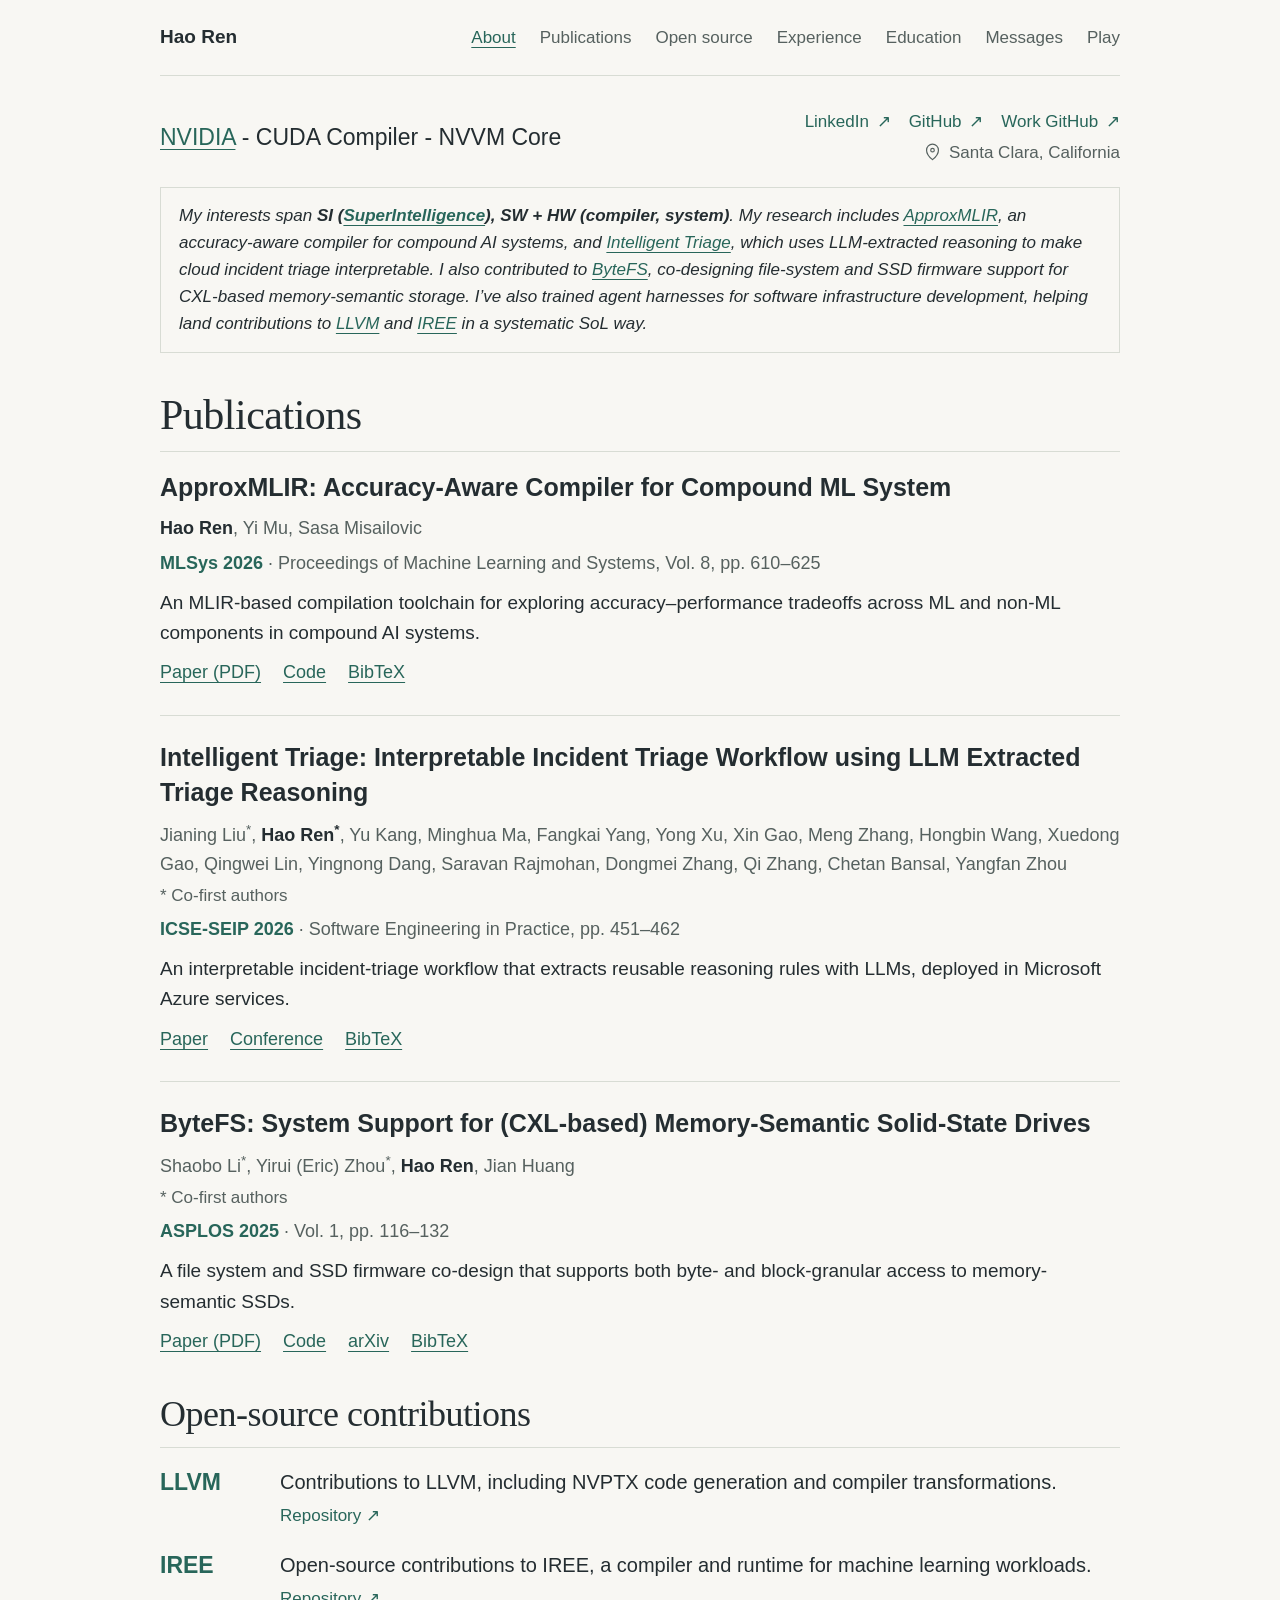
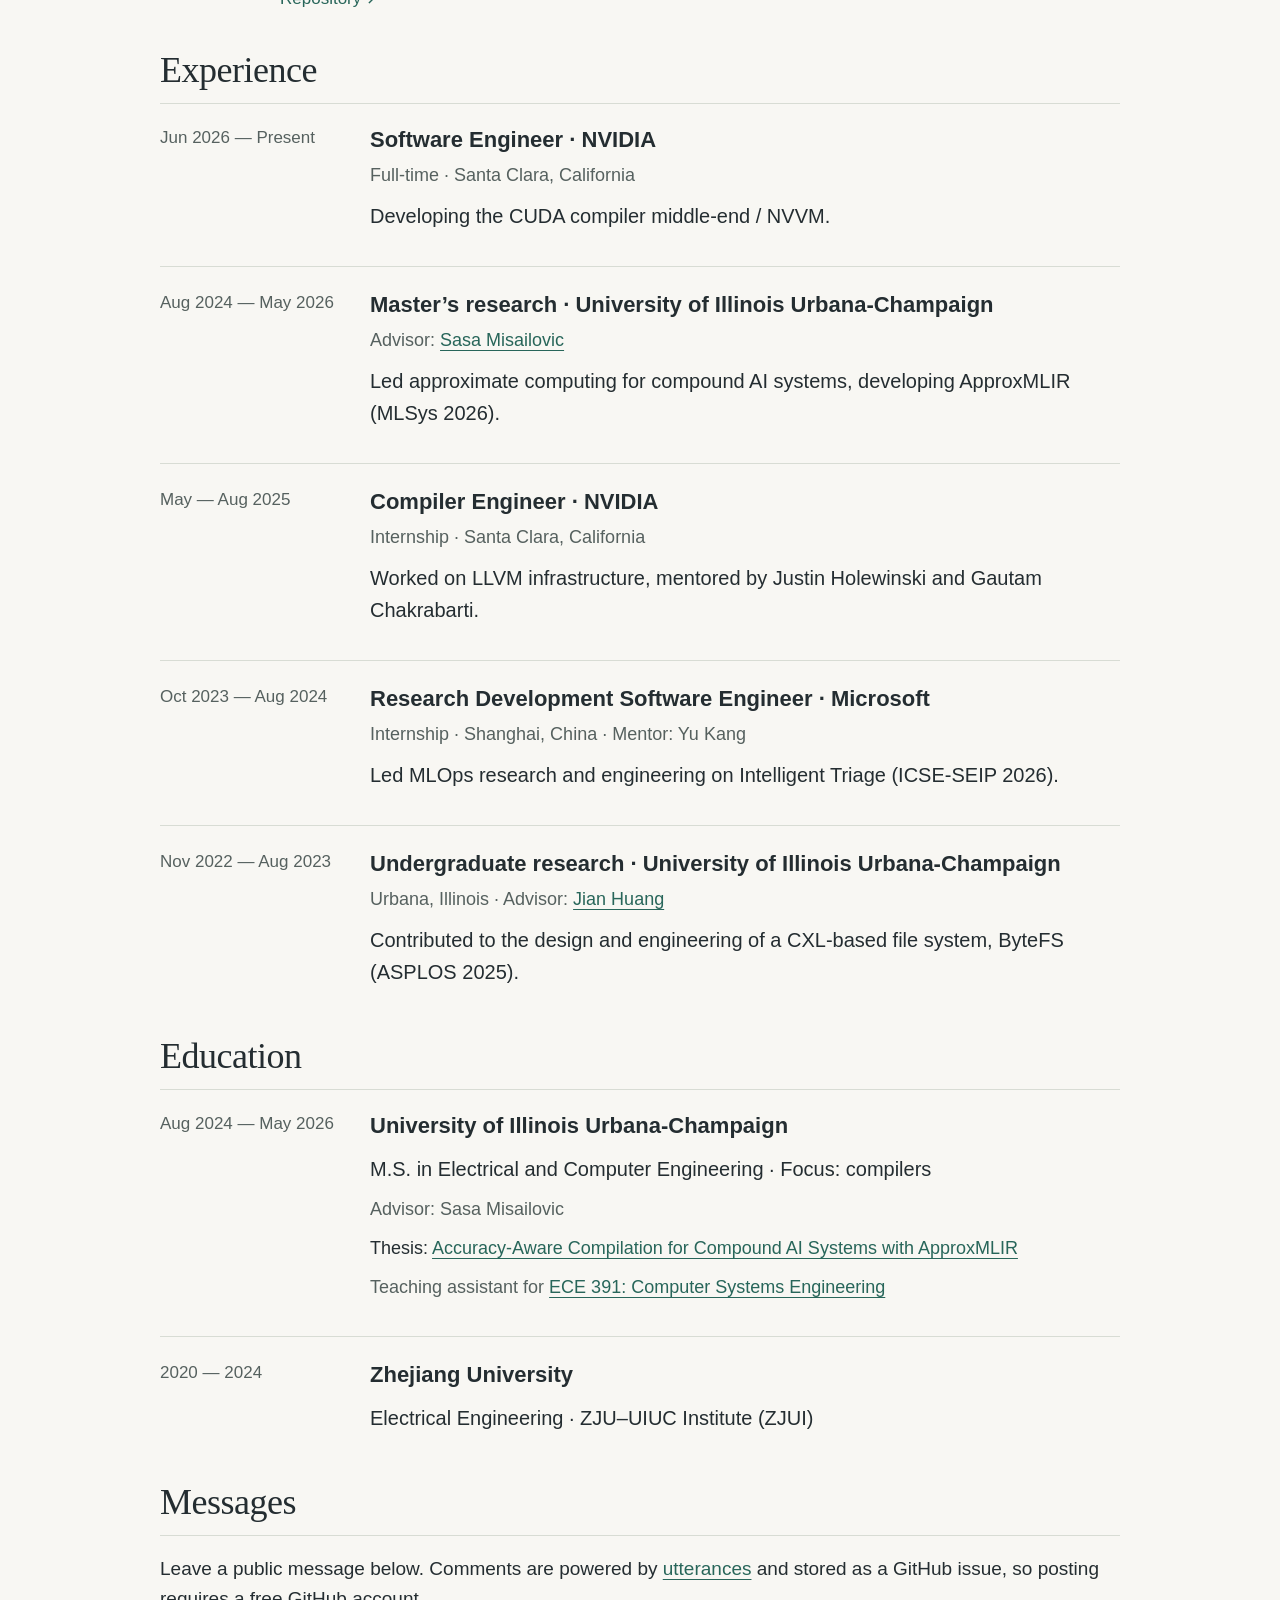
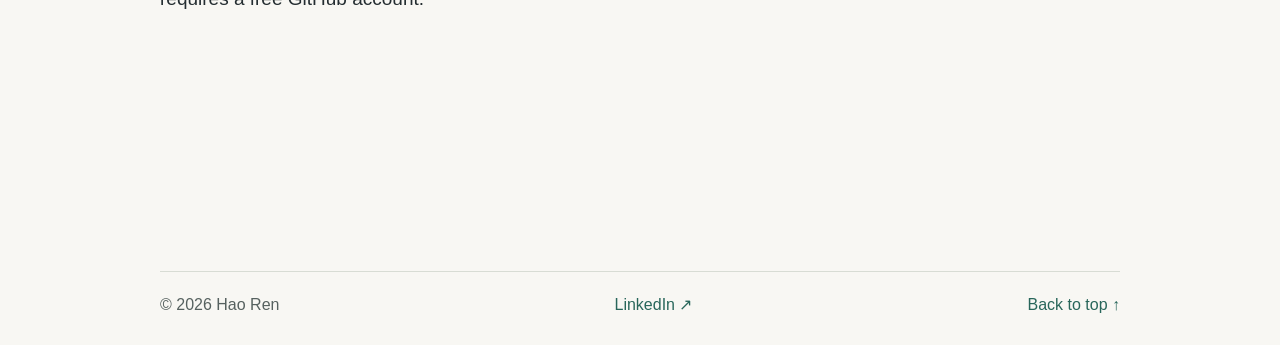
<file: index.html>
<!doctype html>
<html lang="en">
<head>
  <meta charset="utf-8">
  <meta name="viewport" content="width=device-width, initial-scale=1">
  <meta name="theme-color" content="#f8f7f3">
  <meta name="description" content="Hao Ren is a compiler engineer at NVIDIA working on NVVM and the CUDA compiler middle-end, with open-source contributions to LLVM and IREE.">
  <meta property="og:type" content="website">
  <meta property="og:title" content="Hao Ren · SI, SW + HW">
  <meta property="og:description" content="SI, software, and hardware — compilers and systems. Compiler engineer at NVIDIA in Santa Clara.">
  <meta property="og:url" content="https://smart-moomoo.github.io/">
  <title>Hao Ren · SI, SW + HW</title>
  <link rel="canonical" href="https://smart-moomoo.github.io/">
  <link rel="stylesheet" href="./styles.css">
</head>
<body>
  <a class="skip-link" href="#main">Skip to content</a>
  <div class="page">
    <header class="site-header">
      <a class="wordmark" id="name" href="#about" aria-label="Hao Ren, home">Hao Ren</a>
      <nav aria-label="Main navigation">
        <a href="#about">About</a>
        <a href="#publications">Publications</a>
        <a href="#open-source">Open source</a>
        <a href="#experience">Experience</a>
        <a href="#education">Education</a>
        <a href="#guestbook">Messages</a>
        <a href="./play.html">Play</a>
      </nav>
    </header>

    <main id="main">
      <section class="hero" id="about" aria-labelledby="name">
        <div class="hero-copy">
          <div class="profile-heading">
            <p class="role"><a href="https://www.nvidia.com/">NVIDIA</a> - CUDA Compiler - NVVM Core</p>
            <div class="profile-details">
              <div class="profile-links" aria-label="Online profiles">
                <a href="https://www.linkedin.com/in/hao-ren-b7b216244/">LinkedIn <span aria-hidden="true">↗</span></a>
                <a href="https://github.com/smart-moomoo">GitHub <span aria-hidden="true">↗</span></a>
                <a href="https://github.com/nvidia-moomoo">Work GitHub <span aria-hidden="true">↗</span></a>
              </div>
              <p class="location"><svg aria-hidden="true" width="14" height="16" viewBox="0 0 14 16" fill="none"><path d="M12 6c0 4-5 8-5 8S2 10 2 6a5 5 0 0 1 10 0Z" stroke="currentColor"/><circle cx="7" cy="6" r="1.5" stroke="currentColor"/></svg> Santa Clara, California</p>
            </div>
          </div>
          <p class="intro">My interests span <strong>SI (<a href="https://www.whitehouse.gov/fact-sheets/2026/09/fact-sheet-president-donald-j-trump-inaugurates-the-era-of-super-intelligence/">SuperIntelligence</a>), SW + HW (compiler, system)</strong>. My research includes <a href="#approxmlir-title">ApproxMLIR</a>, an accuracy-aware compiler for compound AI systems, and <a href="#triage-title">Intelligent Triage</a>, which uses LLM-extracted reasoning to make cloud incident triage interpretable. I also contributed to <a href="#bytefs-title">ByteFS</a>, co-designing file-system and SSD firmware support for CXL-based memory-semantic storage. I’ve also trained agent harnesses for software infrastructure development, helping land contributions to <a href="https://github.com/llvm/llvm-project">LLVM</a> and <a href="https://github.com/iree-org/iree">IREE</a> in a systematic SoL way.</p>
        </div>
      </section>

      <section class="content-section" id="publications" aria-labelledby="publications-title">
        <div class="section-heading"><h2 id="publications-title">Publications</h2></div>
        <ol class="publication-list">
          <li>
            <article aria-labelledby="approxmlir-title">
              <h3 id="approxmlir-title"><a href="https://proceedings.mlsys.org/paper_files/paper/2026/hash/bbd3e0e9913824bbc46e7e87b11461ae-Abstract-Conference.html">ApproxMLIR: Accuracy-Aware Compiler for Compound ML System</a></h3>
              <p class="publication-authors"><strong>Hao Ren</strong>, Yi Mu, Sasa Misailovic</p>
              <p class="publication-venue"><strong>MLSys 2026</strong> · Proceedings of Machine Learning and Systems, Vol. 8, pp. 610–625</p>
              <p class="publication-summary">An MLIR-based compilation toolchain for exploring accuracy–performance tradeoffs across ML and non-ML components in compound AI systems.</p>
              <div class="publication-links" aria-label="ApproxMLIR resources">
                <a href="https://proceedings.mlsys.org/paper_files/paper/2026/file/bbd3e0e9913824bbc46e7e87b11461ae-Paper-Conference.pdf">Paper (PDF)</a>
                <a href="https://github.com/uiuc-arc/approxMLIR">Code</a>
                <a href="./citations/approxmlir.bib" download>BibTeX</a>
              </div>
            </article>
          </li>
          <li>
            <article aria-labelledby="triage-title">
              <h3 id="triage-title"><a href="https://doi.org/10.1145/3786583.3786887">Intelligent Triage: Interpretable Incident Triage Workflow using LLM Extracted Triage Reasoning</a></h3>
              <p class="publication-authors">Jianing Liu<sup>*</sup>, <strong>Hao Ren<sup>*</sup></strong>, Yu Kang, Minghua Ma, Fangkai Yang, Yong Xu, Xin Gao, Meng Zhang, Hongbin Wang, Xuedong Gao, Qingwei Lin, Yingnong Dang, Saravan Rajmohan, Dongmei Zhang, Qi Zhang, Chetan Bansal, Yangfan Zhou</p>
              <p class="publication-note">* Co-first authors</p>
              <p class="publication-venue"><strong>ICSE-SEIP 2026</strong> · Software Engineering in Practice, pp. 451–462</p>
              <p class="publication-summary">An interpretable incident-triage workflow that extracts reusable reasoning rules with LLMs, deployed in Microsoft Azure services.</p>
              <div class="publication-links" aria-label="Intelligent Triage resources">
                <a href="https://doi.org/10.1145/3786583.3786887">Paper</a>
                <a href="https://conf.researchr.org/details/icse-2026/icse-2026-software-engineering-in-practice/34/Intelligent-Triage-Interpretable-Incident-Triage-Workflow-using-LLM-Extracted-Triage">Conference</a>
                <a href="./citations/intelligent-triage.bib" download>BibTeX</a>
              </div>
            </article>
          </li>
          <li>
            <article aria-labelledby="bytefs-title">
              <h3 id="bytefs-title"><a href="https://doi.org/10.1145/3669940.3707250">ByteFS: System Support for (CXL-based) Memory-Semantic Solid-State Drives</a></h3>
              <p class="publication-authors">Shaobo Li<sup>*</sup>, Yirui (Eric) Zhou<sup>*</sup>, <strong>Hao Ren</strong>, Jian Huang</p>
              <p class="publication-note">* Co-first authors</p>
              <p class="publication-venue"><strong>ASPLOS 2025</strong> · Vol. 1, pp. 116–132</p>
              <p class="publication-summary">A file system and SSD firmware co-design that supports both byte- and block-granular access to memory-semantic SSDs.</p>
              <div class="publication-links" aria-label="ByteFS resources">
                <a href="https://platformxlab.github.io/papers/bytefs-asplos25.pdf">Paper (PDF)</a>
                <a href="https://github.com/platformxlab/bytefs">Code</a>
                <a href="https://arxiv.org/abs/2501.04993">arXiv</a>
                <a href="./citations/bytefs.bib" download>BibTeX</a>
              </div>
            </article>
          </li>
        </ol>
      </section>

      <section class="content-section" id="open-source" aria-labelledby="opensource-title">
        <div class="section-heading"><h2 id="opensource-title">Open-source contributions</h2></div>
        <div class="project-grid">
          <article class="project"><h3><a href="https://github.com/llvm/llvm-project">LLVM</a></h3><p>Contributions to LLVM, including NVPTX code generation and compiler transformations.</p><div class="project-footer"><a href="https://github.com/llvm/llvm-project">Repository <span aria-hidden="true">↗</span></a></div></article>
          <article class="project"><h3><a href="https://github.com/iree-org/iree">IREE</a></h3><p>Open-source contributions to IREE, a compiler and runtime for machine learning workloads.</p><div class="project-footer"><a href="https://github.com/iree-org/iree">Repository <span aria-hidden="true">↗</span></a></div></article>
        </div>
      </section>

      <section class="content-section" id="experience" aria-labelledby="experience-title">
        <div class="section-heading"><h2 id="experience-title">Experience</h2></div>
        <div class="timeline-row">
          <div class="time-label">Jun 2026 — Present</div>
          <div class="timeline-content">
            <h3>Software Engineer · NVIDIA</h3>
            <p class="item-meta">Full-time · Santa Clara, California</p>
            <p>Developing the CUDA compiler middle-end / NVVM.</p>
          </div>
        </div>
        <div class="timeline-row">
          <div class="time-label">Aug 2024 — May 2026</div>
          <div class="timeline-content">
            <h3>Master’s research · University of Illinois Urbana-Champaign</h3>
            <p class="item-meta">Advisor: <a href="https://misailo.cs.illinois.edu/">Sasa Misailovic</a></p>
            <p>Led approximate computing for compound AI systems, developing ApproxMLIR (MLSys 2026).</p>
          </div>
        </div>
        <div class="timeline-row">
          <div class="time-label">May — Aug 2025</div>
          <div class="timeline-content">
            <h3>Compiler Engineer · NVIDIA</h3>
            <p class="item-meta">Internship · Santa Clara, California</p>
            <p>Worked on LLVM infrastructure, mentored by Justin Holewinski and Gautam Chakrabarti.</p>
          </div>
        </div>
        <div class="timeline-row">
          <div class="time-label">Oct 2023 — Aug 2024</div>
          <div class="timeline-content">
            <h3>Research Development Software Engineer · Microsoft</h3>
            <p class="item-meta">Internship · Shanghai, China · Mentor: Yu Kang</p>
            <p>Led MLOps research and engineering on Intelligent Triage (ICSE-SEIP 2026).</p>
          </div>
        </div>
        <div class="timeline-row">
          <div class="time-label">Nov 2022 — Aug 2023</div>
          <div class="timeline-content">
            <h3>Undergraduate research · University of Illinois Urbana-Champaign</h3>
            <p class="item-meta">Urbana, Illinois · Advisor: <a href="https://platformxlab.github.io/">Jian Huang</a></p>
            <p>Contributed to the design and engineering of a CXL-based file system, ByteFS (ASPLOS 2025).</p>
          </div>
        </div>
      </section>

      <section class="content-section" id="education" aria-labelledby="education-title">
        <div class="section-heading"><h2 id="education-title">Education</h2></div>
        <div class="timeline-row">
          <div class="time-label">Aug 2024 — May 2026</div>
          <div class="timeline-content">
            <h3>University of Illinois Urbana-Champaign</h3>
            <p>M.S. in Electrical and Computer Engineering · Focus: compilers</p>
            <p class="item-meta">Advisor: Sasa Misailovic</p>
            <p class="thesis">Thesis: <a href="https://misailo.cs.illinois.edu/papers/hao-ren-thesis.pdf">Accuracy-Aware Compilation for Compound AI Systems with ApproxMLIR</a></p>
            <p class="item-meta">Teaching assistant for <a href="https://courses.grainger.illinois.edu/ece391/fa2024/overview.html">ECE 391: Computer Systems Engineering</a></p>
          </div>
        </div>
        <div class="timeline-row">
          <div class="time-label">2020 — 2024</div>
          <div class="timeline-content">
            <h3>Zhejiang University</h3>
            <p>Electrical Engineering · ZJU–UIUC Institute (ZJUI)</p>
          </div>
        </div>
      </section>

      <section class="content-section" id="guestbook" aria-labelledby="guestbook-title">
        <div class="section-heading"><h2 id="guestbook-title">Messages</h2></div>
        <p class="guestbook-intro">Leave a public message below. Comments are powered by <a href="https://github.com/utterance/utterances">utterances</a> and stored as a GitHub issue, so posting requires a free GitHub account.</p>
        <div class="guestbook-embed">
          <script src="https://utteranc.es/client.js"
                  repo="smart-moomoo/smart-moomoo.github.io"
                  issue-term="guestbook"
                  label="guestbook"
                  theme="github-light"
                  crossorigin="anonymous"
                  async>
          </script>
        </div>
      </section>
    </main>
    <footer><span>© <span id="year">2026</span> Hao Ren</span><a href="https://www.linkedin.com/in/hao-ren-b7b216244/">LinkedIn ↗</a><a href="#about">Back to top <span aria-hidden="true">↑</span></a></footer>
  </div>
  <script src="./script.js" defer></script>
</body>
</html>
</file>
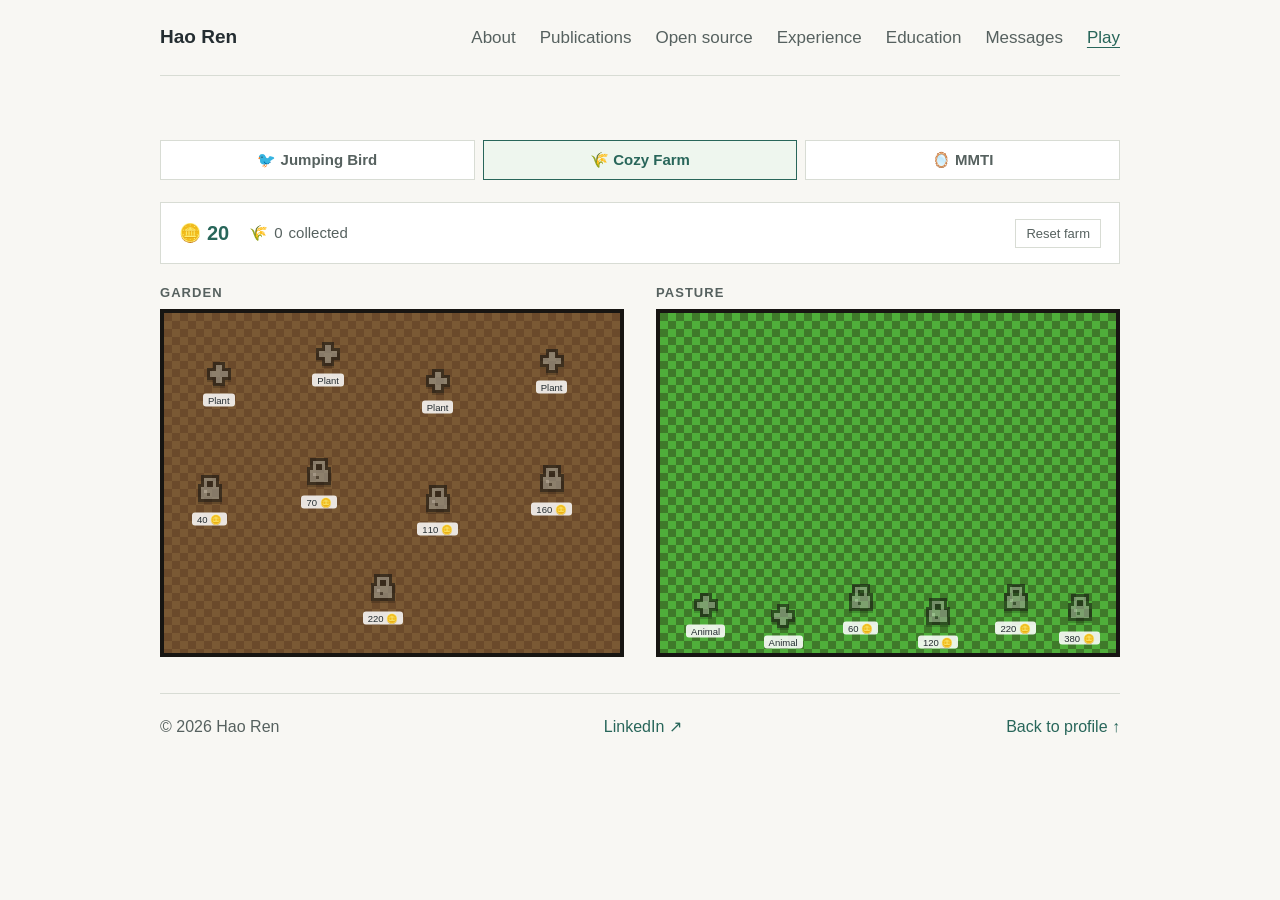
<file: farm.html>
<!doctype html>
<html lang="en">
<head>
  <meta charset="utf-8">
  <meta http-equiv="refresh" content="0; url=./play.html?view=farm">
  <link rel="canonical" href="https://smart-moomoo.github.io/play.html">
  <title>Redirecting… · Hao Ren</title>
</head>
<body>
  <p>Cozy Farm moved to <a href="./play.html?view=farm">the Play page</a>.</p>
</body>
</html>
</file>
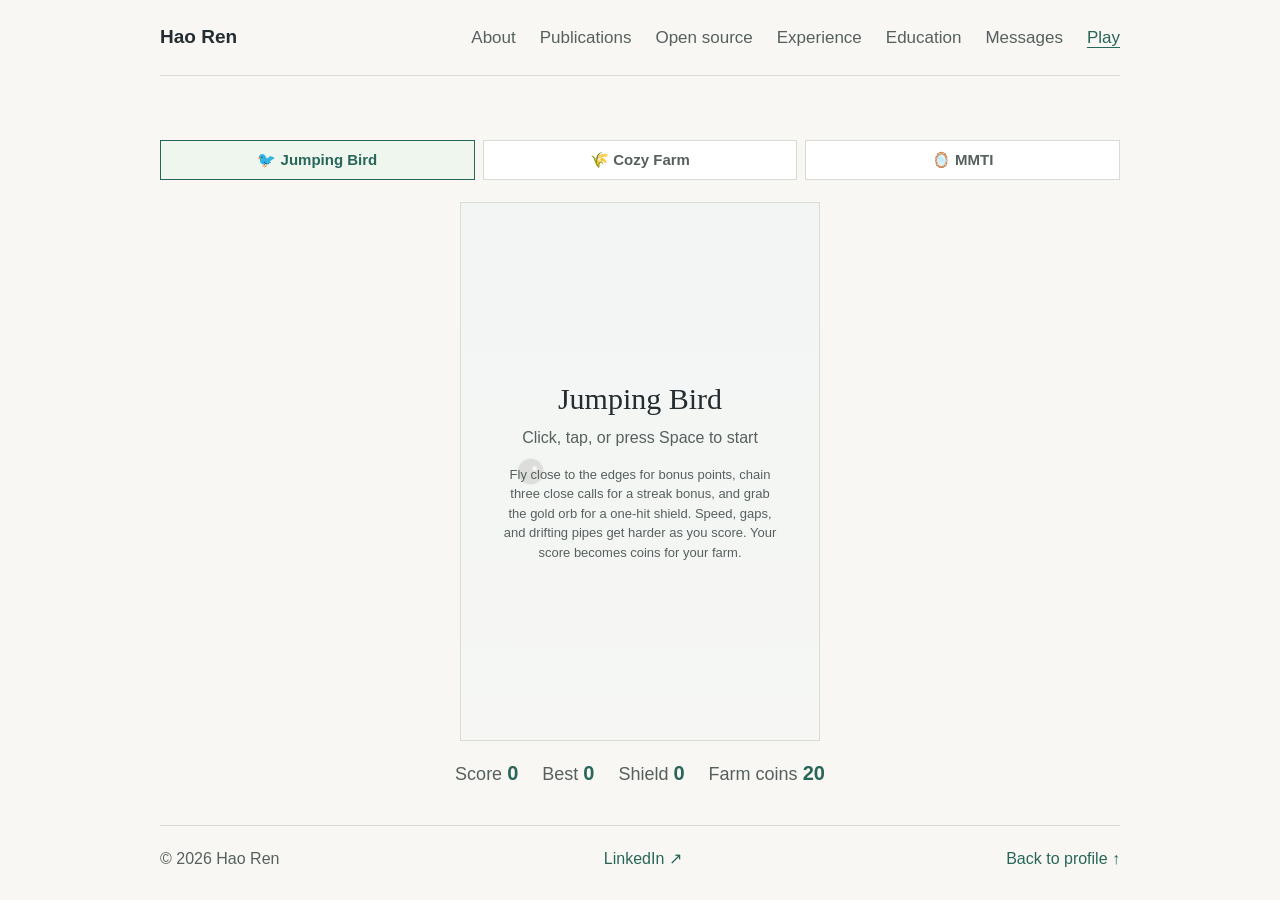
<file: game.html>
<!doctype html>
<html lang="en">
<head>
  <meta charset="utf-8">
  <meta http-equiv="refresh" content="0; url=./play.html?view=game">
  <link rel="canonical" href="https://smart-moomoo.github.io/play.html">
  <title>Redirecting… · Hao Ren</title>
</head>
<body>
  <p>Jumping Bird moved to <a href="./play.html?view=game">the Play page</a>.</p>
</body>
</html>
</file>
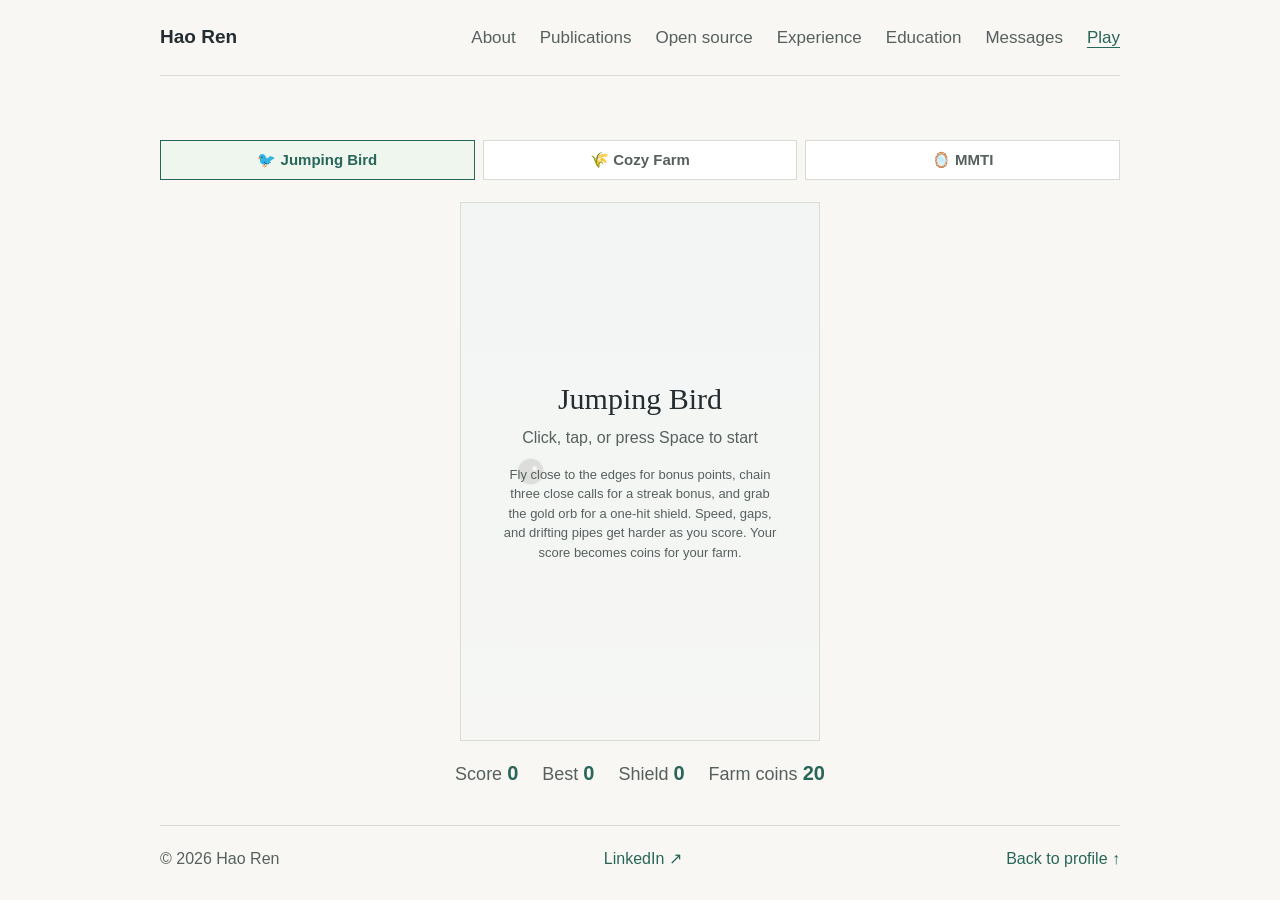
<file: play.html>
<!doctype html>
<html lang="en">
<head>
  <meta charset="utf-8">
  <meta name="viewport" content="width=device-width, initial-scale=1">
  <meta name="theme-color" content="#f8f7f3">
  <meta name="description" content="Small games on Hao Ren's website: Jumping Bird, Cozy Farm, and MMTI, a colony game that describes how you respond when plans go wrong.">
  <meta property="og:type" content="website">
  <meta property="og:title" content="Play · Hao Ren">
  <meta property="og:description" content="Jumping Bird and Cozy Farm — two small games sharing one coin wallet.">
  <meta property="og:url" content="https://smart-moomoo.github.io/play.html">
  <title>Play · Hao Ren</title>
  <link rel="canonical" href="https://smart-moomoo.github.io/play.html">
  <link rel="stylesheet" href="./styles.css">
  <link rel="stylesheet" href="./game.css">
  <link rel="stylesheet" href="./farm.css">
  <link rel="stylesheet" href="./play.css">
  <link rel="stylesheet" href="./mmti.css">
</head>
<body>
  <a class="skip-link" href="#main">Skip to content</a>
  <div class="page">
    <header class="site-header">
      <a class="wordmark" href="./index.html" aria-label="Hao Ren, home">Hao Ren</a>
      <nav aria-label="Main navigation">
        <a href="./index.html#about">About</a>
        <a href="./index.html#publications">Publications</a>
        <a href="./index.html#open-source">Open source</a>
        <a href="./index.html#experience">Experience</a>
        <a href="./index.html#education">Education</a>
        <a href="./index.html#guestbook">Messages</a>
        <a href="./play.html" aria-current="location">Play</a>
      </nav>
    </header>

    <main id="main">
      <section class="hero" aria-label="Games">
        <div class="play-switcher" role="tablist" aria-label="Choose a game">
          <button type="button" class="play-tab" id="tab-game" role="tab" aria-selected="true" aria-controls="view-game">🐦 Jumping Bird</button>
          <button type="button" class="play-tab" id="tab-farm" role="tab" aria-selected="false" aria-controls="view-farm">🌾 Cozy Farm</button>
          <button type="button" class="play-tab" id="tab-mmti" role="tab" aria-selected="false" aria-controls="view-mmti">🪞 MMTI</button>
        </div>

        <div class="play-view" id="view-game" role="tabpanel" aria-labelledby="tab-game">
          <div class="game-stage">
            <canvas id="game-canvas" width="360" height="540" role="img" aria-label="Jumping bird game canvas"></canvas>
            <div class="game-overlay" id="game-overlay">
              <p class="game-overlay-title">Jumping Bird</p>
              <p class="game-overlay-sub">Click, tap, or press Space to start</p>
              <p class="game-overlay-desc">Fly close to the edges for bonus points, chain three close calls for a streak bonus, and grab the gold orb for a one-hit shield. Speed, gaps, and drifting pipes get harder as you score. Your score becomes coins for your farm.</p>
            </div>
          </div>
          <div class="game-scoreboard">
            <span>Score <strong id="game-score">0</strong></span>
            <span>Best <strong id="game-best">0</strong></span>
            <span>Shield <strong id="game-shield">0</strong></span>
            <span title="Shared with your farm">Farm coins <strong id="game-coins">0</strong></span>
          </div>
        </div>

        <div class="play-view" id="view-farm" role="tabpanel" aria-labelledby="tab-farm" hidden>
          <div class="farm-topbar">
            <div class="farm-stat" title="Shared with your Jumping Bird score"><span aria-hidden="true">🪙</span><strong id="farm-coins">0</strong></div>
            <div class="farm-stat farm-stat-muted"><span aria-hidden="true">🌾</span><span id="farm-harvest-count">0</span> collected</div>
            <button type="button" class="farm-reset" id="farm-reset">Reset farm</button>
          </div>

          <div class="farm-board">
            <div class="farm-panel">
              <h2 class="farm-panel-title">Garden</h2>
              <div class="garden-scene" id="garden-scene" role="list" aria-label="Garden plots"></div>
            </div>
            <div class="farm-panel">
              <h2 class="farm-panel-title">Pasture</h2>
              <div class="pasture-scene" id="pasture-scene" role="list" aria-label="Animal pasture"></div>
            </div>
          </div>

          <div class="farm-tray" id="farm-tray" hidden>
            <div class="farm-tray-header">
              <span id="farm-tray-title">Choose</span>
              <button type="button" class="farm-tray-close" id="farm-tray-close" aria-label="Close">✕</button>
            </div>
            <div class="farm-tray-options" id="farm-tray-options"></div>
          </div>
        </div>

        <div class="play-view" id="view-mmti" role="tabpanel" aria-labelledby="tab-mmti" hidden>
          <div id="mmti-app" class="mmti-app"></div>
        </div>
      </section>
    </main>
    <footer><span>© <span id="year">2026</span> Hao Ren</span><a href="https://www.linkedin.com/in/hao-ren-b7b216244/">LinkedIn ↗</a><a href="./index.html#about">Back to profile <span aria-hidden="true">↑</span></a></footer>
  </div>
  <script src="./script.js" defer></script>
  <script src="./arcade.js" defer></script>
  <script src="./pixel.js" defer></script>
  <script src="./play.js" defer></script>
  <script src="./game.js" defer></script>
  <script src="./farm.js" defer></script>
  <script src="./mmti/art.js" defer></script>
  <script src="./mmti/sim.js" defer></script>
  <script src="./mmti/observe.js" defer></script>
  <script src="./mmti/view.js" defer></script>
</body>
</html>
</file>
<file: styles.css>
@charset "UTF-8";

:root {
  color-scheme: light;
  --paper: #f8f7f3;
  --ink: #242d31;
  --muted: #56615f;
  --accent: #28665a;
  --line: #d8dcd4;
  --serif: Georgia, "Times New Roman", serif;
  --sans: -apple-system, BlinkMacSystemFont, "Segoe UI", sans-serif;
}

* { box-sizing: border-box; }
html { scroll-behavior: smooth; scroll-padding-top: 24px; }
body {
  margin: 0;
  background: var(--paper);
  color: var(--ink);
  font-family: var(--sans);
  font-size: 20px;
  line-height: 1.6;
  -webkit-font-smoothing: antialiased;
}
::selection { background: #d4e5db; color: #183f36; }
a { color: var(--accent); text-decoration-thickness: 1px; text-underline-offset: 4px; }
a:hover { text-decoration: underline; }
a:focus-visible { outline: 2px solid var(--accent); outline-offset: 5px; border-radius: 2px; }
.page { max-width: 1040px; margin: auto; padding: 0 40px; }
.skip-link { position: absolute; left: 20px; top: -100px; padding: 8px 15px; background: var(--ink); color: white; z-index: 10; }
.skip-link:focus { top: 12px; }

.site-header { display: flex; justify-content: space-between; align-items: center; flex-wrap: wrap; gap: 16px 28px; padding: 20px 0; border-bottom: 1px solid var(--line); }
.wordmark { display: flex; gap: 12px; align-items: center; color: var(--ink); text-decoration: none; font-weight: 600; font-size: 19px; }
nav { display: flex; flex-wrap: wrap; gap: 8px 24px; font-size: 17px; }
nav a { color: var(--muted); text-decoration: none; padding: 4px 0; }
nav a[aria-current="location"] { color: var(--accent); text-decoration: underline; }

.hero { padding: 32px 0 0; }
.research-tag { font-size: 21px; color: var(--accent); margin: 0 0 10px; }
h1 { font: 400 68px/1.1 var(--serif); letter-spacing: -2px; margin: 0 0 12px; }
.name-period { color: var(--accent); }
.profile-heading { display: flex; flex-wrap: wrap; justify-content: space-between; align-items: center; gap: 12px 24px; margin-bottom: 20px; }
.role { flex: 1 1 440px; font-size: 23px; margin: 0; }
.profile-details { display: grid; gap: 4px; }
.intro {
  margin: 0 0 12px;
  padding: 14px 18px;
  border: 1px solid var(--line);
  font-size: 17px;
  font-style: italic;
  line-height: 1.6;
}
.profile-links { display: flex; gap: 8px 18px; flex-wrap: wrap; margin: 0; font-size: 17px; }
.profile-links a { text-decoration: none; }
.profile-links a:hover { text-decoration: underline; }
.profile-links span { margin-left: 3px; }
.location { display: flex; justify-content: flex-end; align-items: center; gap: 8px; color: var(--muted); font-size: 17px; margin: 0; }
.location svg { width: 17px; height: 19px; flex-shrink: 0; }

.content-section { margin-top: 36px; }
.section-heading { border-bottom: 1px solid var(--line); padding-bottom: 10px; margin-bottom: 18px; }
h2 { font: 400 36px/1.25 var(--serif); letter-spacing: -.5px; margin: 0; }
#publications h2 { font-size: 42px; }
.publication-list { margin: 0; padding: 0; list-style: none; }
.publication-list li + li { margin-top: 28px; padding-top: 24px; border-top: 1px solid var(--line); }
.publication-list h3 { font-size: 25px; line-height: 1.4; font-weight: 600; margin: 0; }
.publication-list h3 a { color: var(--ink); text-decoration: none; }
.publication-list h3 a:hover { color: var(--accent); text-decoration: underline; }
.publication-authors { font-size: 18px; color: var(--muted); margin: 9px 0 0; }
.publication-authors strong { color: var(--ink); }
.publication-note { font-size: 17px; color: var(--muted); margin: 3px 0 0; }
.publication-authors sup { font-size: .75em; }
.publication-venue { font-size: 18px; color: var(--muted); margin: 6px 0 0; }
.publication-venue strong { color: var(--accent); }
.publication-summary { font-size: 19px; margin: 10px 0 0; }
.publication-links { display: flex; flex-wrap: wrap; gap: 8px 22px; font-size: 18px; margin-top: 10px; }

.project-grid { display: grid; gap: 20px; }
.project { display: grid; grid-template-columns: 100px minmax(0, 1fr); gap: 4px 20px; }
.project h3 { grid-row: 1 / 3; font-size: 23px; line-height: 1.45; margin: 0; }
.project h3 a { text-decoration: none; }
.project p { font-size: 20px; margin: 0; }
.project-footer { grid-column: 2; font-size: 17px; }
.project-footer a { text-decoration: none; }

.timeline-row { display: grid; grid-template-columns: 190px minmax(0, 1fr); gap: 20px; }
.timeline-row + .timeline-row { margin-top: 24px; padding-top: 20px; border-top: 1px solid var(--line); }
.time-label { color: var(--muted); font-size: 17px; padding-top: 2px; display: flex; gap: 8px; align-items: baseline; }
.status-dot { display: inline-block; width: 7px; height: 7px; border-radius: 50%; background: var(--accent); flex-shrink: 0; }
.timeline-content h3 { font-size: 22px; font-weight: 600; margin: 0 0 4px; }
.at { font-weight: 400; }
.timeline-content p { margin: 10px 0; }
.timeline-content .item-meta { color: var(--muted); font-size: 18px; margin: 0 0 10px; }
.timeline-content .thesis { font-size: 18px; }
.text-link { display: inline-block; font-size: 17px; text-decoration: none; }
.guestbook-intro { font-size: 19px; margin: 0 0 20px; }
.guestbook-embed { min-height: 200px; }
.guestbook-embed iframe { max-width: 100%; }
footer { border-top: 1px solid var(--line); margin-top: 36px; padding: 20px 0 28px; display: flex; flex-wrap: wrap; justify-content: space-between; gap: 10px 24px; font-size: 16px; color: var(--muted); }
footer a { text-decoration: none; }

@media (max-width: 760px) {
  .page { padding: 0 24px; }
  .site-header { gap: 12px; }
  nav { width: 100%; gap: 8px 20px; }
  .hero { padding-top: 24px; }
  .profile-heading { align-items: flex-start; }
  .location { justify-content: flex-start; }
  h1 { font-size: 60px; }
  h2 { font-size: 33px; }
  #publications h2 { font-size: 38px; }
  .timeline-row { grid-template-columns: 1fr; gap: 6px; }
}

@media (max-width: 480px) {
  .page { padding: 0 20px; }
  body { font-size: 19px; }
  nav { gap: 6px 18px; }
  .research-tag { font-size: 19px; }
  h1 { font-size: 56px; }
  .role { font-size: 21px; }
  .profile-links { gap: 8px 20px; }
  .content-section { margin-top: 30px; }
  .publication-list h3 { font-size: 23px; }
  .project { grid-template-columns: 1fr; gap: 6px; }
  .project h3 { grid-row: auto; }
  .project p { font-size: 19px; }
  .project-footer { grid-column: 1; }
}

@media (prefers-reduced-motion: reduce) { html { scroll-behavior: auto; } }
@media print {
  body { background: white; font-size: 12pt; }
  .page { max-width: none; padding: 0; }
  .site-header, footer, .skip-link { display: none; }
  .hero { padding: 0; }
  h1 { font-size: 36pt; }
  .content-section { margin-top: 24px; }
  .project, .timeline-row, .change-row { break-inside: avoid; }
  a { color: inherit; text-decoration: none; }
}
</file>
<file: game.css>
.game-hero { padding: 32px 0 0; }

.game-stage {
  position: relative;
  width: 100%;
  max-width: 360px;
  margin: 0 auto;
  border: 1px solid var(--line);
  background: linear-gradient(#cfe8ff, #eef6ff);
  overflow: hidden;
}
#game-canvas { display: block; width: 100%; height: auto; touch-action: manipulation; cursor: pointer; }

.game-overlay {
  position: absolute;
  inset: 0;
  display: flex;
  flex-direction: column;
  align-items: center;
  justify-content: center;
  gap: 8px;
  padding: 20px;
  text-align: center;
  background: rgba(248, 247, 243, .88);
}
.game-overlay[hidden] { display: none; }
.game-overlay-title { font: 400 30px/1.2 var(--serif); color: var(--ink); margin: 0; }
.game-overlay-sub { font-size: 16px; color: var(--muted); margin: 0; }
.game-overlay-desc { font-size: 13px; line-height: 1.5; color: var(--muted); max-width: 280px; margin: 6px 0 0; }

.game-scoreboard {
  display: flex;
  flex-wrap: wrap;
  justify-content: center;
  gap: 10px 24px;
  margin-top: 16px;
  font-size: 18px;
  color: var(--muted);
}
.game-scoreboard strong { color: var(--accent); font-size: 20px; }

@media (max-width: 480px) {
  .game-overlay-title { font-size: 26px; }
}
</file>
<file: farm.css>
.farm-hero { padding: 32px 0 0; }

.farm-topbar {
  display: flex;
  flex-wrap: wrap;
  align-items: center;
  gap: 10px 20px;
  padding: 14px 18px;
  border: 1px solid var(--line);
  background: #fff;
  margin-bottom: 22px;
}
.farm-stat { font-size: 18px; color: var(--ink); display: flex; align-items: center; gap: 6px; }
.farm-stat strong { color: var(--accent); font-size: 20px; }
.farm-stat-muted { color: var(--muted); font-size: 15px; margin-right: auto; }
.farm-reset {
  margin-left: auto;
  font-size: 13px;
  color: var(--muted);
  background: none;
  border: 1px solid var(--line);
  padding: 6px 10px;
  cursor: pointer;
  font-family: var(--sans);
}
.farm-reset:hover { color: var(--accent); border-color: var(--accent); }

.farm-board { display: grid; gap: 28px 32px; grid-template-columns: repeat(auto-fit, minmax(280px, 1fr)); }
.farm-panel-title {
  font: 600 13px/1 var(--sans);
  letter-spacing: .08em;
  text-transform: uppercase;
  color: var(--muted);
  margin: 0 0 10px;
}

/* --- scenes: a garden bed and a pasture field, not a grid. Backgrounds
   are a hard-edged two-tone dither (classic pixel-art ground texture),
   not a smooth gradient, to match the sprite art. --- */
.garden-scene,
.pasture-scene {
  position: relative;
  width: 100%;
  aspect-ratio: 4 / 3;
  min-height: 240px;
  border: 4px solid #171512;
  overflow: hidden;
  image-rendering: pixelated;
}
.garden-scene {
  background-color: #6b4a2b;
  background-image:
    linear-gradient(45deg, #7a5934 25%, transparent 25%, transparent 75%, #7a5934 75%),
    linear-gradient(45deg, #7a5934 25%, transparent 25%, transparent 75%, #7a5934 75%);
  background-size: 16px 16px;
  background-position: 0 0, 8px 8px;
}
.pasture-scene {
  background-color: #3f7a2a;
  background-image:
    linear-gradient(45deg, #4fae3a 25%, transparent 25%, transparent 75%, #4fae3a 75%),
    linear-gradient(45deg, #4fae3a 25%, transparent 25%, transparent 75%, #4fae3a 75%);
  background-size: 16px 16px;
  background-position: 0 0, 8px 8px;
}

/* --- garden plots: fixed, loosely scattered spots; plants sway in place --- */
.plot {
  position: absolute;
  transform: translate(-50%, -50%);
  width: auto;
  height: auto;
  display: flex;
  flex-direction: column;
  align-items: center;
  justify-content: center;
  gap: 2px;
  border: none;
  background: transparent;
  padding: 0;
  cursor: pointer;
  font-family: var(--sans);
  color: var(--ink);
}
.plot:disabled { cursor: default; }
.plot canvas { display: block; image-rendering: pixelated; filter: drop-shadow(0 2px 0 rgba(0, 0, 0, .3)); }
.plot-label {
  font-size: 9.5px;
  color: var(--ink);
  background: rgba(255, 255, 255, .85);
  padding: 1px 5px;
  border-radius: 3px;
  white-space: nowrap;
}
.plot-bar { width: 30px; height: 3px; background: rgba(255, 255, 255, .65); overflow: hidden; margin-top: 1px; }
.plot-bar > span { display: block; height: 100%; background: var(--accent); }

.plot.is-locked canvas,
.plot.is-empty canvas { opacity: .6; }
.plot.is-empty:hover canvas { opacity: .9; }
.plot.is-growing canvas {
  animation: plant-sway 4.5s ease-in-out infinite;
  animation-delay: calc(var(--i, 0) * .35s);
  transform-origin: 50% 85%;
}
.plot.is-ready canvas {
  animation: plant-ready-pulse 1.3s ease-in-out infinite;
  animation-delay: calc(var(--i, 0) * .2s);
}
.plot.is-ready .plot-label { color: var(--accent); font-weight: 700; }

@keyframes plant-sway {
  0%, 100% { transform: rotate(-7deg); }
  50% { transform: rotate(7deg); }
}
@keyframes plant-ready-pulse {
  0%, 100% { transform: scale(1); }
  50% { transform: scale(1.18); }
}

/* --- pasture: locked/empty pens sit at a fixed gate; a bought animal
   wanders the open field, gliding to a new spot every few seconds --- */
.pen-slot {
  position: absolute;
  transform: translate(-50%, -50%);
  transition: left 3.2s ease-in-out, top 3.2s ease-in-out;
  width: auto;
  height: auto;
  display: flex;
  flex-direction: column;
  align-items: center;
  justify-content: center;
  gap: 2px;
  border: none;
  background: transparent;
  padding: 0;
  cursor: pointer;
  font-family: var(--sans);
  color: var(--ink);
}
.pen-slot:disabled { cursor: default; }
.pen-slot canvas { display: block; image-rendering: pixelated; filter: drop-shadow(0 2px 0 rgba(0, 0, 0, .3)); }
.pen-slot-label {
  font-size: 9.5px;
  color: var(--ink);
  background: rgba(255, 255, 255, .88);
  padding: 1px 5px;
  border-radius: 3px;
  white-space: nowrap;
}
.pen-slot-bar { width: 30px; height: 3px; background: rgba(255, 255, 255, .65); overflow: hidden; margin-top: 1px; }
.pen-slot-bar > span { display: block; height: 100%; background: var(--accent); }

.pen-slot.is-locked,
.pen-slot.is-empty { transition: none; }
.pen-slot.is-locked canvas,
.pen-slot.is-empty canvas { opacity: .6; }
.pen-slot.is-empty:hover canvas { opacity: .9; }
.pen-slot.is-waiting canvas { animation: animal-bob 2.6s ease-in-out infinite; }
.pen-slot.is-ready canvas { animation: animal-bob .9s ease-in-out infinite; }
.pen-slot.is-ready .pen-slot-label { color: var(--accent); font-weight: 700; }

@keyframes animal-bob {
  0%, 100% { transform: translateY(0); }
  50% { transform: translateY(-5px); }
}

/* --- shared buy tray (unchanged) --- */
.farm-tray {
  margin-top: 24px;
  border: 1px solid var(--accent);
  background: #fff;
  padding: 14px 16px;
}
.farm-tray[hidden] { display: none; }
.farm-tray-header { display: flex; justify-content: space-between; align-items: center; margin-bottom: 10px; }
.farm-tray-header span { font-size: 14px; font-weight: 600; color: var(--ink); }
.farm-tray-close {
  background: none;
  border: none;
  color: var(--muted);
  font-size: 16px;
  cursor: pointer;
  line-height: 1;
  padding: 2px 6px;
}
.farm-tray-close:hover { color: var(--accent); }
.farm-tray-options { display: grid; gap: 8px; grid-template-columns: repeat(auto-fill, minmax(160px, 1fr)); }
.farm-tray-option {
  display: flex;
  align-items: center;
  gap: 10px;
  border: 1px solid var(--line);
  background: var(--paper);
  padding: 8px 10px;
  cursor: pointer;
  text-align: left;
  font-family: var(--sans);
}
.farm-tray-option:disabled { opacity: .45; cursor: not-allowed; }
.farm-tray-option:hover:not(:disabled) { border-color: var(--accent); }
.farm-tray-option-emoji { font-size: 22px; flex-shrink: 0; }
.farm-tray-option-info { display: grid; gap: 1px; min-width: 0; }
.farm-tray-option-name { font-size: 13px; font-weight: 600; color: var(--ink); }
.farm-tray-option-meta { font-size: 11px; color: var(--muted); }

@media (max-width: 480px) {
  .farm-stat { font-size: 16px; }
}

@media (prefers-reduced-motion: reduce) {
  .plot canvas, .pen-slot canvas { animation: none !important; }
  .pen-slot { transition: none !important; }
}
</file>
<file: play.css>
.play-switcher {
  display: flex;
  gap: 8px;
  margin: 32px 0 22px;
}
.play-tab {
  flex: 1 1 0;
  display: flex;
  align-items: center;
  justify-content: center;
  gap: 8px;
  padding: 10px 14px;
  border: 1px solid var(--line);
  background: #fff;
  color: var(--muted);
  font: 600 15px var(--sans);
  cursor: pointer;
}
.play-tab:hover { border-color: var(--accent); color: var(--ink); }
.play-tab.is-active { border-color: var(--accent); color: var(--accent); background: #eef6ee; }
.play-view[hidden] { display: none; }

@media (max-width: 480px) {
  .play-tab { font-size: 14px; padding: 9px 10px; }
}
</file>
<file: mmti.css>
/* MMTI colony game chrome: dark pixel frame around a canvas map. */
.mmti-app { font-size: 14px; }
.mm {
  --mm-bg: #23262a;
  --mm-deep: #1b1d20;
  --mm-panel: #2f3337;
  --mm-raise: #3a3f44;
  --mm-text: #ece8df;
  --mm-muted: #a9a59b;
  --mm-gold: #ffd23d;
  --mm-ink: #171512;
  position: relative;
  background: var(--mm-bg);
  color: var(--mm-text);
  border: 4px solid var(--mm-ink);
  font: 14px/1.45 var(--sans);
  user-select: none;
}
.mm p { margin: 0 0 6px; }

.mm-btn {
  display: inline-flex;
  align-items: center;
  justify-content: center;
  gap: 6px;
  padding: 5px 10px;
  background: var(--mm-raise);
  color: var(--mm-text);
  border: 2px solid var(--mm-ink);
  box-shadow: inset 0 2px 0 rgba(255, 255, 255, .09), inset 0 -2px 0 rgba(0, 0, 0, .25);
  font: 600 13px var(--sans);
  cursor: pointer;
}
.mm-btn:hover:not(:disabled) { background: #474d53; }
.mm-btn:active:not(:disabled) { box-shadow: inset 0 2px 0 rgba(0, 0, 0, .3); }
.mm-btn:disabled { opacity: .5; cursor: default; }
.mm-btn:focus-visible, .mm-tool:focus-visible, .mm-col:focus-visible, .mm-letter:focus-visible { outline: 2px solid var(--mm-gold); outline-offset: 1px; }
.mm-btn.is-on { background: var(--mm-gold); color: var(--mm-ink); }
.mm-btn-s { padding: 3px 8px; font-size: 12px; }
.mm-btn-primary { background: #2f7a5f; }
.mm-btn-primary:hover:not(:disabled) { background: #378d6e; }

.mm-top {
  display: flex;
  flex-wrap: wrap;
  align-items: center;
  gap: 6px 16px;
  padding: 7px 10px;
  background: var(--mm-deep);
  border-bottom: 2px solid var(--mm-ink);
}
.mm-clock { font: 700 14px ui-monospace, SFMono-Regular, Menlo, monospace; color: var(--mm-gold); }
.mm-weather { color: var(--mm-muted); font-size: 13px; }
.mm-weather.is-cold { color: #9fd3ff; font-weight: 700; }
.mm-chip { display: inline-flex; align-items: center; gap: 4px; }
.mm-chip b { font-size: 15px; }
.mm-icon { image-rendering: pixelated; flex-shrink: 0; }
.mm-speed { display: flex; gap: 3px; margin-left: auto; }

.mm-colonists { display: flex; flex-wrap: wrap; gap: 4px; padding: 6px 8px; background: var(--mm-bg); border-bottom: 2px solid var(--mm-ink); }
.mm-col {
  display: flex;
  align-items: center;
  gap: 6px;
  padding: 3px 8px 3px 4px;
  background: var(--mm-panel);
  color: var(--mm-text);
  border: 2px solid var(--mm-ink);
  font: 600 12px var(--sans);
  cursor: pointer;
}
.mm-col.is-on { border-color: var(--mm-gold); }
.mm-col.is-away { opacity: .6; }
.mm-col small { color: var(--mm-muted); font-weight: 400; }
.mm-col small.is-cold { color: #9fd3ff; }
.mm-portrait { width: 15px; height: 21px; image-rendering: pixelated; }
.mm-mood { display: inline-block; width: 7px; height: 7px; border: 1px solid var(--mm-ink); }
.mm-mood.is-ok { background: #6fe07a; }
.mm-mood.is-mid { background: #e0b64a; }
.mm-mood.is-low, .mm-mood.is-sulk { background: #d8323c; }
.mm-traits { display: flex; flex-wrap: wrap; gap: 4px; margin: 2px 0 6px !important; }
.mm-trait { padding: 1px 6px; background: var(--mm-deep); border: 1px solid #5a5f66; font-size: 11px; color: var(--mm-text); cursor: help; }
.mm-thoughts { list-style: none; margin: 6px 0 0; padding: 0; font-size: 12px; }
.mm-thoughts li { display: flex; justify-content: space-between; gap: 8px; padding: 1px 0; }
.mm-thoughts li.is-neg b { color: #ff9a8a; }
.mm-thoughts li.is-pos b { color: #8fe0b0; }
.mm-picks { display: grid; gap: 6px; }
.mm-pick { display: grid; gap: 3px; text-align: left; padding: 8px 10px; background: var(--mm-raise); color: var(--mm-text); border: 2px solid var(--mm-ink); font: 13px var(--sans); cursor: pointer; }
.mm-pick:hover { background: #474d53; }
.mm-pick.is-on { border-color: var(--mm-gold); background: #4d4630; }
.mm-pick small { color: var(--mm-muted); }

.mm-stage { position: relative; background: #000; line-height: 0; }
.mm-canvas { display: block; width: 100%; height: auto; image-rendering: pixelated; cursor: crosshair; touch-action: none; }
.mm-letters {
  position: absolute;
  top: 6px;
  right: 6px;
  display: flex;
  flex-direction: column;
  gap: 4px;
  width: 170px;
  max-height: calc(100% - 12px);
  overflow-y: auto;
  line-height: 1.3;
}
.mm-letter {
  text-align: left;
  padding: 5px 8px 5px 10px;
  background: rgba(35, 38, 42, .92);
  color: var(--mm-text);
  border: 2px solid var(--mm-ink);
  border-left: 6px solid #7d8a96;
  font: 12px var(--sans);
  cursor: pointer;
}
.mm-letter:hover { background: rgba(58, 63, 68, .95); }
.mm-letter.is-threat { border-left-color: #d8323c; }
.mm-letter.is-good { border-left-color: #6fe07a; }
.mm-letter.is-quest { border-left-color: var(--mm-gold); }
.mm-letter.is-new { font-weight: 700; animation: mm-pulse 1.4s ease-in-out infinite; }
@keyframes mm-pulse { 50% { background: rgba(80, 70, 30, .95); } }
.mm-hover, .mm-toast {
  position: absolute;
  line-height: 1.3;
  padding: 3px 8px;
  border: 2px solid var(--mm-ink);
  font-size: 12px;
  pointer-events: none;
}
.mm-hover { left: 6px; bottom: 6px; background: rgba(27, 29, 32, .88); }
.mm-hover[hidden], .mm-toast[hidden] { display: none; }
.mm-toast { top: 8px; left: 50%; transform: translateX(-50%); background: var(--mm-gold); color: var(--mm-ink); font-weight: 700; }

.mm-bottom {
  display: grid;
  grid-template-columns: minmax(220px, 280px) 1fr;
  gap: 8px;
  padding: 8px;
  background: var(--mm-deep);
  border-top: 2px solid var(--mm-ink);
}
.mm-inspect { background: var(--mm-panel); border: 2px solid var(--mm-ink); padding: 8px 10px; min-height: 150px; font-size: 13px; }
.mm-inspect h4 { margin: 0 0 4px; font-size: 15px; color: var(--mm-gold); }
.mm-muted { color: var(--mm-muted); }
.mm-warn { color: #ff9a8a; font-weight: 600; }
.mm-need { display: grid; grid-template-columns: 52px 1fr; align-items: center; gap: 6px; margin: 3px 0; font-size: 12px; }
.mm-need i { display: block; height: 8px; background: var(--mm-ink); border: 1px solid var(--mm-ink); }
.mm-need i span { display: block; height: 100%; }
.mm-gizmos { display: flex; flex-wrap: wrap; gap: 6px; margin-top: 8px; }
.mm-gizmo { flex-direction: column; min-width: 96px; padding: 7px 10px; }
.mm-gizmo small { font-weight: 400; font-size: 11px; color: var(--mm-muted); }

.mm-tools { display: flex; flex-direction: column; gap: 6px; }
.mm-toolrow { display: flex; flex-wrap: wrap; align-items: center; gap: 4px; }
.mm-toolhead { width: 68px; font: 700 11px var(--sans); letter-spacing: .08em; text-transform: uppercase; color: var(--mm-gold); }
.mm-toolrow-views { padding-left: 72px; }
.mm-tool {
  display: grid;
  grid-template-columns: auto auto;
  grid-template-rows: auto auto;
  column-gap: 5px;
  align-items: center;
  padding: 3px 8px 3px 4px;
  background: var(--mm-raise);
  color: var(--mm-text);
  border: 2px solid var(--mm-ink);
  font: 600 12px var(--sans);
  text-align: left;
  cursor: pointer;
}
.mm-tool .mm-icon { grid-row: span 2; }
.mm-tool small { font-weight: 400; font-size: 10px; color: var(--mm-muted); }
.mm-tool:hover { background: #474d53; }
.mm-tool.is-on { border-color: var(--mm-gold); background: #4d4630; }
.mm-tip { min-height: 18px; font-size: 12px; color: var(--mm-gold); }

.mm-modal { position: absolute; inset: 0; z-index: 5; display: flex; align-items: flex-start; justify-content: center; padding: 40px 12px; background: rgba(10, 12, 14, .62); }
.mm-modal[hidden] { display: none; }
.mm-dialog { width: 100%; max-width: 640px; max-height: calc(100% - 20px); overflow: auto; background: var(--mm-panel); border: 3px solid var(--mm-ink); box-shadow: 6px 6px 0 var(--mm-ink); user-select: text; }
.mm-dialog-head { display: flex; justify-content: space-between; align-items: center; gap: 12px; padding: 8px 12px; background: var(--mm-deep); border-bottom: 2px solid var(--mm-ink); }
.mm-dialog-head strong { color: var(--mm-gold); font-size: 15px; }
.mm-dialog-body { padding: 14px 16px; font-size: 14px; }
.mm-dialog-body p { margin: 0 0 10px; }
.mm-letter-meta { color: var(--mm-muted); font-size: 12px; }
.mm-letter-body { white-space: pre-line; }
.mm-actions { display: flex; flex-wrap: wrap; gap: 8px; align-items: center; margin-top: 12px; }
.mm-actions-split { justify-content: space-between; }
.mm-kicker { color: var(--accent); font: 700 11px var(--sans); letter-spacing: .14em; text-transform: uppercase; margin: 0 0 6px; }
.mm-subhead { margin: 16px 0 6px; font: 700 12px var(--sans); letter-spacing: .08em; text-transform: uppercase; color: var(--mm-gold); }
.mm-dialog code { background: var(--mm-deep); padding: 1px 5px; font-size: 12px; }

.mm-keeper-row { display: flex; align-items: flex-end; gap: 12px; margin-bottom: 14px; }
.mm-keeper { width: 70px; height: 70px; image-rendering: pixelated; flex-shrink: 0; }
.mm-speech { position: relative; margin: 0 0 12px !important; padding: 10px 12px; background: #fffefa; color: var(--mm-ink); border: 3px solid var(--mm-ink); font-size: 14px; }
.mm-portrait-card, .mm-forming { background: #fffefa; color: var(--mm-ink); border: 3px solid var(--mm-ink); padding: 14px 16px; margin-bottom: 12px; }
.mm-portrait-card blockquote { margin: 4px 0 10px; font: 400 22px/1.4 var(--serif); }
.mm-portrait-card .mm-muted, .mm-forming .mm-muted { color: #6b665c; font-size: 13px; }
.mm-portrait-card .mm-btn { background: #fff; color: var(--mm-ink); }
.mm-portrait-card .mm-btn.is-on { background: var(--mm-ink); color: #fff; }
.mm-saved { font-size: 12px; color: var(--accent); }
.mm-feedback { display: grid; gap: 8px; }
.mm-note { width: 100%; font: 13px var(--sans); padding: 6px 8px; border: 2px solid var(--mm-ink); resize: vertical; box-sizing: border-box; }
.mm-progress { margin-top: 10px; }
.mm-progress-top { display: flex; flex-wrap: wrap; justify-content: space-between; gap: 4px 12px; font-size: 13px; }
.mm-progress-top span:first-child { font-weight: 700; }
.mm-progress-bar { height: 10px; margin-top: 5px; background: #e6e2d6; border: 2px solid var(--mm-ink); }
.mm-progress-bar span { display: block; height: 100%; background: var(--accent); }

.mm-table-wrap { overflow-x: auto; border: 2px solid var(--mm-ink); }
.mm-table { width: 100%; border-collapse: collapse; font-size: 12px; min-width: 520px; }
.mm-table th, .mm-table td { padding: 6px 8px; text-align: left; border-bottom: 1px solid #454a50; vertical-align: top; }
.mm-table th { background: var(--mm-deep); color: var(--mm-gold); font-weight: 700; }
.mm-work { min-width: 0; }
.mm-work td { padding: 3px; }
.mm-prio { width: 34px; height: 28px; border: 2px solid var(--mm-ink); background: var(--mm-deep); color: var(--mm-text); font: 700 14px var(--sans); cursor: pointer; }
.mm-prio.p1 { background: #2f7a5f; }
.mm-prio.p2 { background: #3d6a5a; }
.mm-prio.p3 { background: #4a5a55; }
.mm-prio.p4 { background: #4d5053; }

.mm-propose { display: grid; gap: 10px; grid-template-columns: repeat(auto-fit, minmax(170px, 1fr)); }
.mm-propose-card { display: grid; gap: 6px; align-content: start; padding: 12px; background: var(--mm-raise); border: 2px solid var(--mm-ink); color: var(--mm-text); text-decoration: none; font-size: 13px; line-height: 1.45; }
.mm-propose-card:hover { background: #474d53; text-decoration: none; }
.mm-propose-card strong { color: var(--mm-gold); }
.mm-propose-card em { font-style: normal; color: #8fe0b0; font-weight: 600; }

@media (max-width: 720px) {
  .mm-bottom { grid-template-columns: 1fr; }
  .mm-inspect { min-height: 0; }
  .mm-letters { position: static; flex-direction: row; width: auto; max-height: none; overflow-x: auto; padding: 4px; background: var(--mm-deep); }
  .mm-letter { flex-shrink: 0; font-size: 11px; padding: 3px 6px 3px 8px; }
  .mm-toolhead { width: 100%; }
  .mm-toolrow-views { padding-left: 0; }
  .mm-tool small { display: none; }
  .mm-speed { margin-left: 0; }
}
@media (prefers-reduced-motion: reduce) {
  .mm-letter.is-new { animation: none; }
}

.mm-power.is-short { color: #ff9a8a; }
.mm-research { display: grid; gap: 12px; grid-template-columns: repeat(auto-fit, minmax(240px, 1fr)); }
.mm-branch { display: grid; gap: 8px; align-content: start; }
.mm-branch .mm-kicker { color: var(--mm-gold); }
.mm-proj { display: grid; gap: 4px; padding: 8px 10px; background: var(--mm-raise); border: 2px solid var(--mm-ink); font-size: 13px; }
.mm-proj span { color: var(--mm-muted); font-size: 12px; }
.mm-proj small { font-size: 11px; color: var(--mm-muted); }
.mm-proj em { font-style: normal; color: var(--mm-gold); font-size: 12px; }
.mm-proj.is-done { border-color: #2f7a5f; }
.mm-proj.is-active { border-color: var(--mm-gold); }
.mm-proj.is-locked { opacity: .6; }
.mm-proj .mm-btn { justify-self: start; }

.mm-goods { display: grid; gap: 4px; }
.mm-good { display: grid; grid-template-columns: 1fr auto 36px auto; align-items: center; gap: 6px; font-size: 13px; }
.mm-good b { text-align: center; }
.mm-chronicle { list-style: none; margin: 0; padding: 0; display: grid; gap: 6px; font-size: 13px; }
.mm-chronicle li { display: grid; grid-template-columns: 120px 1fr; gap: 10px; }
.mm-chronicle li span { color: var(--mm-muted); font-size: 12px; }

.mm-goal { display: grid; grid-template-columns: minmax(170px, 230px) 1fr; gap: 4px 18px; padding: 8px 12px; background: #2b2717; border-bottom: 2px solid var(--mm-ink); border-left: 4px solid var(--mm-gold); line-height: 1.4; font-size: 13px; }
.mm-chip[hidden] { display: none; }
.mm-goal[hidden] { display: none; }
.mm-goal p { margin: 0 0 4px; }
.mm-goal-title { font-weight: 700; color: var(--mm-gold); font-size: 13px; }
.mm-goal-head { font-weight: 700; margin-top: 6px !important; }
.mm-goal ul { list-style: none; margin: 4px 0; padding: 0; }
.mm-goal li::before { content: '☐ '; color: var(--mm-muted); }
.mm-goal li.is-done { color: var(--mm-muted); text-decoration: line-through; }
.mm-goal li.is-done::before { content: '☑ '; color: #6fe07a; }
.mm-link { background: none; border: 0; padding: 0; margin-top: 4px; color: var(--mm-muted); font: 11px var(--sans); text-decoration: underline; cursor: pointer; }
.mm-link-dark { color: #3d5a4f; font-size: 12px; margin: 0 0 8px; }
.mm-glow { box-shadow: 0 0 0 2px var(--mm-gold), 0 0 12px 2px rgba(255, 210, 61, .6) !important; animation: mm-glow 1.2s ease-in-out infinite; }
@keyframes mm-glow { 50% { box-shadow: 0 0 0 2px var(--mm-gold), 0 0 4px 0 rgba(255, 210, 61, .3); } }
.mm-pick-note { font-size: 12px; color: var(--mm-text); }
.mm-why { margin: 0 0 10px; padding-left: 18px; font-size: 12px; color: #4a463f; }
.mm-why li { margin-bottom: 3px; }
.mm-portrait-card blockquote.is-first { font-size: 20px; }
.mm-watching { list-style: none; margin: 0; padding: 0; display: grid; gap: 6px; font-size: 12px; }
.mm-watching li { display: grid; gap: 1px; }
.mm-watching span { color: #6b665c; }
[hidden].mm-toolrow { display: none; }
@media (prefers-reduced-motion: reduce) { .mm-glow { animation: none; } }
@media (max-width: 720px) { .mm-goal { grid-template-columns: 1fr; } }

.mm-letter.is-minor { position: relative; overflow: hidden; opacity: .92; }
.mm-letter.is-minor::after { content: ''; position: absolute; left: 0; bottom: 0; height: 2px; width: 100%; background: var(--mm-gold); animation: mm-fade 9s linear forwards; }
@keyframes mm-fade { to { width: 0; } }
.mm-letter.is-more { border-left-color: var(--mm-muted); font-style: italic; }
.mm-closed { color: var(--mm-gold); font-weight: 600; }
.mm-messages { list-style: none; margin: 0; padding: 0; display: grid; gap: 4px; }
.mm-msg { width: 100%; display: grid; grid-template-columns: 110px 1fr auto; gap: 10px; align-items: center; text-align: left; padding: 6px 10px; background: var(--mm-raise); color: var(--mm-text); border: 2px solid var(--mm-ink); border-left: 5px solid #7d8a96; font: 13px var(--sans); cursor: pointer; }
.mm-msg span { color: var(--mm-muted); font-size: 12px; }
.mm-msg em { font-style: normal; color: var(--mm-gold); font-size: 12px; }
.mm-msg.is-threat { border-left-color: #d8323c; }
.mm-msg.is-good { border-left-color: #6fe07a; }
.mm-msg.is-quest { border-left-color: var(--mm-gold); }
@media (prefers-reduced-motion: reduce) { .mm-letter.is-minor::after { animation: none; } }
</file>
